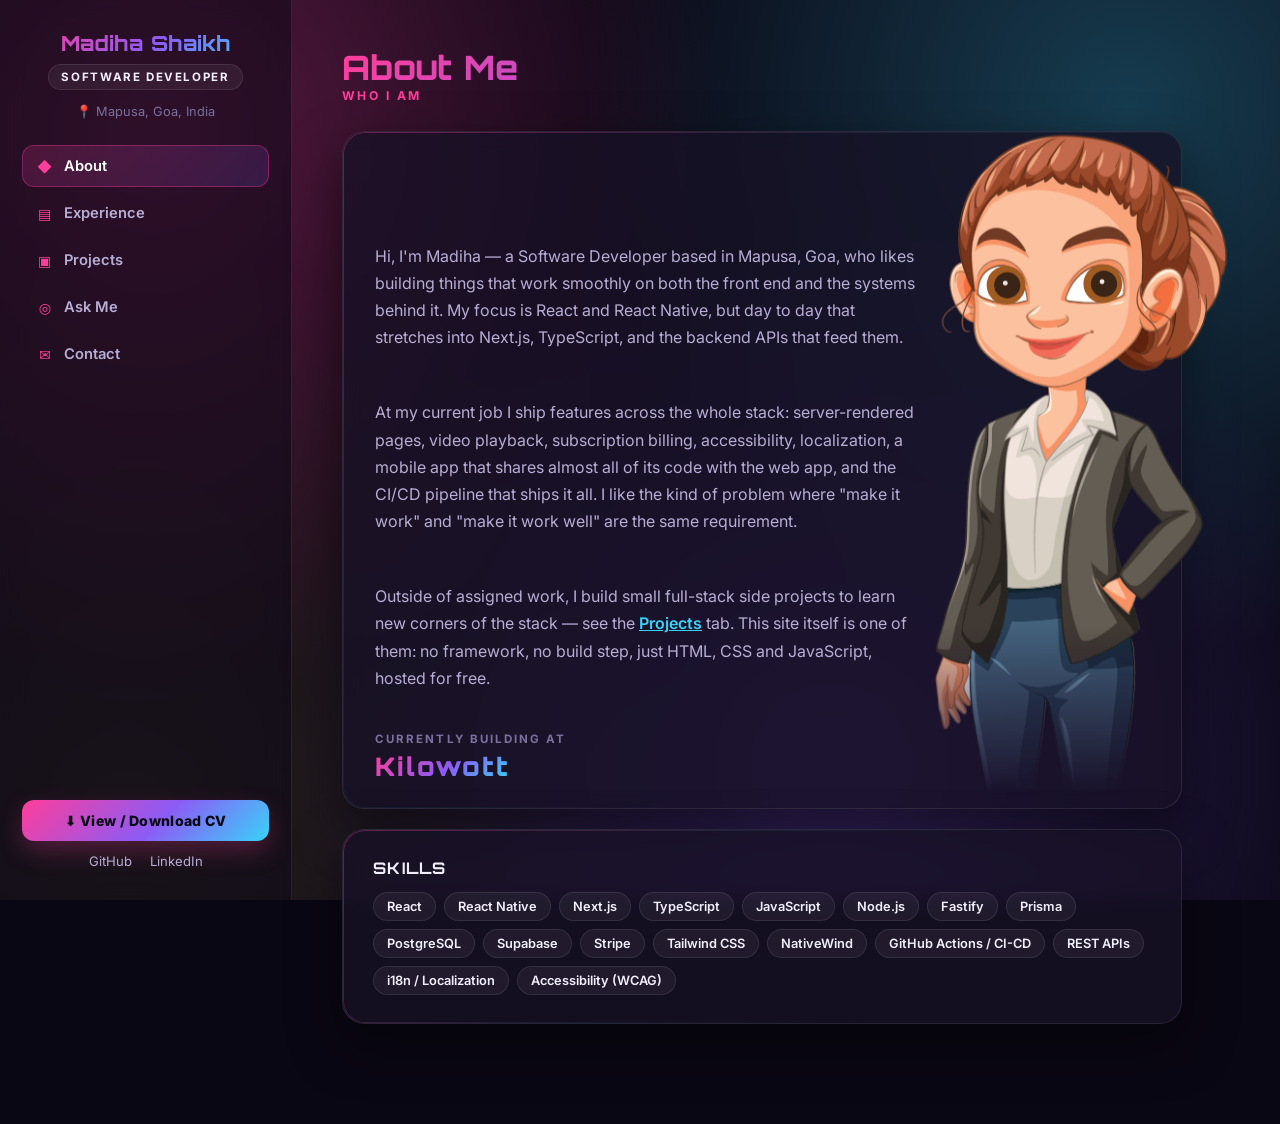
<file: index.html>
<!DOCTYPE html>
<html lang="en">
<head>
<meta charset="UTF-8">
<meta name="viewport" content="width=device-width, initial-scale=1.0">
<title>Dashboard — Software Developer</title>
<meta name="description" content="Personal dashboard and resume site.">
<link rel="preconnect" href="https://fonts.googleapis.com">
<link rel="preconnect" href="https://fonts.gstatic.com" crossorigin>
<link href="https://fonts.googleapis.com/css2?family=Orbitron:wght@600;700;800;900&family=Inter:wght@400;500;600;700&display=swap" rel="stylesheet">
<link rel="stylesheet" href="styles.css">
<script src="https://cdn.jsdelivr.net/npm/gsap@3.12.5/dist/gsap.min.js"></script>
</head>
<body>

<button class="nav-toggle" id="navToggle" aria-label="Toggle navigation" aria-expanded="false">
  <span></span><span></span><span></span>
</button>
<div class="sidebar-backdrop" id="sidebarBackdrop"></div>

<div class="app">

  <aside class="sidebar" id="sidebar">
    <div class="profile">
      <h1 class="profile-name">Madiha Shaikh</h1>
      <p class="profile-title">Software Developer</p>
      <p class="profile-location">📍 Mapusa, Goa, India</p>
    </div>

    <nav class="nav" aria-label="Primary">
      <button class="nav-link active" data-section="about">
        <span class="nav-icon">◆</span> About
      </button>
      <button class="nav-link" data-section="experience">
        <span class="nav-icon">▤</span> Experience
      </button>
      <button class="nav-link" data-section="projects">
        <span class="nav-icon">▣</span> Projects
      </button>
      <button class="nav-link" data-section="chat">
        <span class="nav-icon">◎</span> Ask Me
      </button>
      <button class="nav-link" data-section="contact">
        <span class="nav-icon">✉</span> Contact
      </button>
    </nav>

    <div class="sidebar-footer">
      <a class="cv-btn" href="cv.html" target="_blank" rel="noopener">⬇ View / Download CV</a>
      <div class="social-row">
        <a href="https://github.com/madiha-02" target="_blank" rel="noopener" aria-label="GitHub">GitHub</a>
        <a id="linkedinLink" href="#" target="_blank" rel="noopener" aria-label="LinkedIn">LinkedIn</a>
      </div>
    </div>
  </aside>

  <main class="content">

    <div class="profile mobile-profile">
      <h1 class="profile-name">Madiha Shaikh</h1>
      <p class="profile-title">Software Developer</p>
      <p class="profile-location">📍 Mapusa, Goa, India</p>
    </div>

    <section class="panel active" id="about" data-section="about">
      <header class="panel-header">
        <h2>About Me</h2>
        <p class="eyebrow">Who I am</p>
      </header>
      <div class="card hero-card">
        <div class="hero-text">
          <p>
            Hi, I'm Madiha — a Software Developer based in Mapusa, Goa, who likes building things
            that work smoothly on both the front end and the systems behind it. My focus is React
            and React Native, but day to day that stretches into Next.js, TypeScript, and the
            backend APIs that feed them.
          </p>
          <p>
            At my current job I ship features across the whole stack: server-rendered pages,
            video playback, subscription billing, accessibility, localization, a mobile app that
            shares almost all of its code with the web app, and the CI/CD pipeline that ships it
            all. I like the kind of problem where "make it work" and "make it work well" are the
            same requirement.
          </p>
          <p>
            Outside of assigned work, I build small full-stack side projects to learn new corners
            of the stack — see the <button class="link-btn" data-goto="projects">Projects</button>
            tab. This site itself is one of them: no framework, no build step, just HTML, CSS and
            JavaScript, hosted for free.
          </p>
          <div class="hero-tagline">
            <span class="hero-tagline-label">Currently building at</span>
            <span class="hero-tagline-brand">Kilowott</span>
          </div>
        </div>
        <div class="hero-portrait">
          <img class="hero-photo" src="assets/hero.png" alt="Illustrated portrait of Madiha">
          <svg class="hero-eyes" id="heroEyesSvg" viewBox="0 0 620 1863" role="img" aria-label="Cursor-tracking eyes">
            <g class="eye" id="eyeL" data-cx="155" data-cy="340">
              <circle class="iris-base" cx="155" cy="340" r="40"/>
              <circle class="pupil" id="pupilL" cx="155" cy="340" r="27"/>
              <circle class="pupil-glint" id="glintL" cx="146" cy="330" r="5"/>
            </g>
            <g class="eye" id="eyeR" data-cx="355" data-cy="337">
              <circle class="iris-base" cx="355" cy="337" r="40"/>
              <circle class="pupil" id="pupilR" cx="355" cy="337" r="27"/>
              <circle class="pupil-glint" id="glintR" cx="346" cy="327" r="5"/>
            </g>
          </svg>
        </div>
      </div>

      <div class="skills-card card">
        <h3>Skills</h3>
        <div class="chip-row" id="skillChips"></div>
      </div>
    </section>

    <section class="panel" id="experience" data-section="experience">
      <header class="panel-header">
        <h2>Work Experience</h2>
        <p class="eyebrow">Where I've been</p>
      </header>

      <ol class="timeline" id="timeline"></ol>
    </section>

    <section class="panel" id="projects" data-section="projects">
      <header class="panel-header">
        <h2>What I've Built</h2>
        <p class="eyebrow">Selected projects</p>
      </header>

      <h3 class="project-group-title">Client Work</h3>
      <div class="project-grid" id="clientProjectGrid"></div>

      <h3 class="project-group-title">Upskilling Projects</h3>
      <div class="project-grid" id="personalProjectGrid"></div>
    </section>

    <section class="panel" id="chat" data-section="chat">
      <header class="panel-header">
        <h2>Ask Me</h2>
        <p class="eyebrow">A small, rule-based bot that knows my background</p>
      </header>
      <div class="card chat-card">
        <div class="chat-window" id="chatWindow" role="log" aria-live="polite"></div>
        <div class="chat-suggestions" id="chatSuggestions"></div>
        <form class="chat-input-row" id="chatForm">
          <input type="text" id="chatInput" placeholder="Ask about skills, experience, projects…" autocomplete="off" aria-label="Ask a question">
          <button type="submit">Send</button>
        </form>
      </div>
    </section>

    <section class="panel" id="contact" data-section="contact">
      <header class="panel-header">
        <h2>Get in Touch</h2>
        <p class="eyebrow">Let's talk</p>
      </header>
      <div class="card contact-card">
        <a class="contact-row" id="contactEmail" href="#">
          <span class="contact-icon">✉</span>
          <span>
            <strong>Email</strong>
            <span class="contact-value" id="contactEmailValue">—</span>
          </span>
        </a>
        <a class="contact-row" id="contactPhone" href="#">
          <span class="contact-icon">☎</span>
          <span>
            <strong>Phone</strong>
            <span class="contact-value" id="contactPhoneValue">—</span>
          </span>
        </a>
        <a class="contact-row" href="https://github.com/madiha-02" target="_blank" rel="noopener">
          <span class="contact-icon">⌥</span>
          <span>
            <strong>GitHub</strong>
            <span class="contact-value">github.com/madiha-02</span>
          </span>
        </a>
        <a class="contact-row" id="contactLinkedin" href="#" target="_blank" rel="noopener">
          <span class="contact-icon">in</span>
          <span>
            <strong>LinkedIn</strong>
            <span class="contact-value" id="linkedinValue">Add your profile URL</span>
          </span>
        </a>
        <button class="contact-row copy-row" id="copyEmailBtn" type="button">
          <span class="contact-icon">⧉</span>
          <span>
            <strong>Copy email address</strong>
            <span class="contact-value">Click to copy to clipboard</span>
          </span>
        </button>
      </div>
    </section>

  </main>
</div>

<script src="script.js"></script>
</body>
</html>
</file>
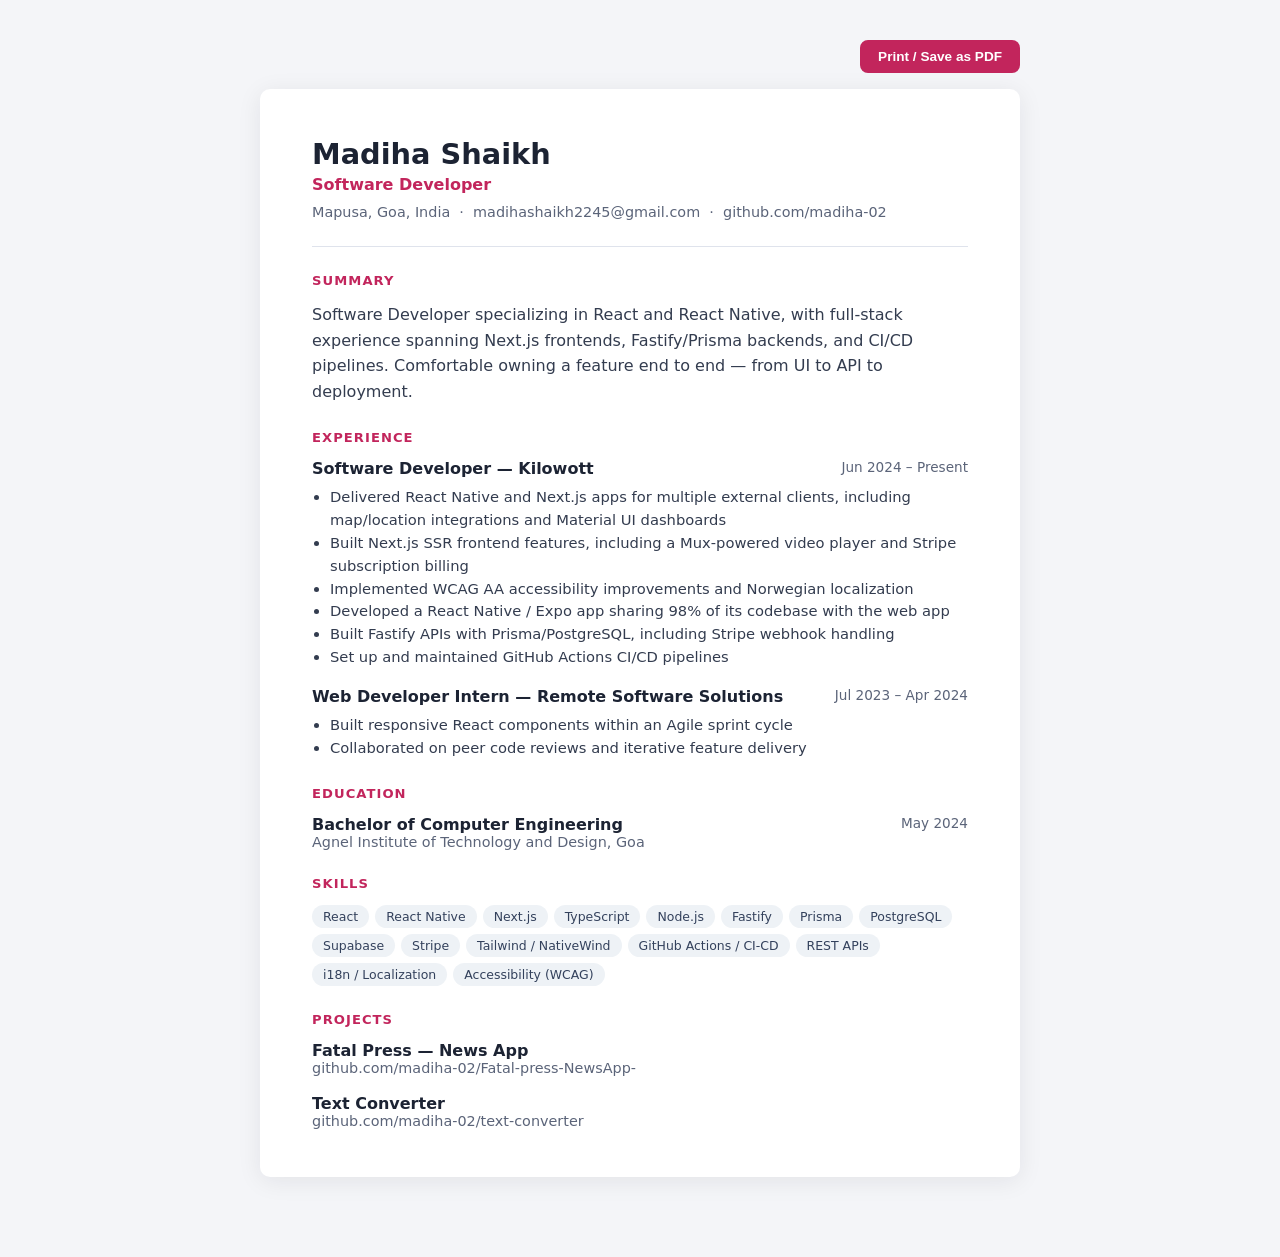
<file: cv.html>
<!DOCTYPE html>
<html lang="en">
<head>
<meta charset="UTF-8">
<meta name="viewport" content="width=device-width, initial-scale=1.0">
<title>Madiha Shaikh — CV</title>
<style>
  :root {
    --ink: #1c2333;
    --dim: #5b6479;
    --line: #dfe3ec;
    --accent: #c2255c;
  }
  * { box-sizing: border-box; }
  body {
    font-family: 'Segoe UI', system-ui, sans-serif;
    color: var(--ink);
    background: #f4f5f8;
    margin: 0;
    padding: 40px 16px 80px;
  }
  .sheet {
    max-width: 760px;
    margin: 0 auto;
    background: #fff;
    padding: 48px 52px;
    border-radius: 10px;
    box-shadow: 0 4px 24px rgba(20,25,40,0.08);
  }
  h1 { margin: 0 0 4px; font-size: 1.8rem; }
  .title { color: var(--accent); font-weight: 600; margin: 0 0 10px; }
  .meta { color: var(--dim); font-size: 0.9rem; margin: 0; }
  .meta a { color: var(--dim); text-decoration: none; }
  hr { border: none; border-top: 1px solid var(--line); margin: 26px 0; }
  h2 {
    font-size: 0.82rem;
    text-transform: uppercase;
    letter-spacing: 0.08em;
    color: var(--accent);
    margin: 0 0 14px;
  }
  section { margin-bottom: 26px; }
  .entry { margin-bottom: 18px; }
  .entry:last-child { margin-bottom: 0; }
  .entry-head {
    display: flex;
    justify-content: space-between;
    gap: 12px;
    flex-wrap: wrap;
  }
  .entry-head strong { font-size: 1rem; }
  .entry-org { color: var(--dim); font-size: 0.9rem; }
  .entry-date { color: var(--dim); font-size: 0.85rem; white-space: nowrap; }
  ul { margin: 8px 0 0; padding-left: 18px; color: #333c4f; line-height: 1.55; font-size: 0.92rem; }
  .chips { display: flex; flex-wrap: wrap; gap: 6px; }
  .chip {
    background: #eef2f6;
    border-radius: 999px;
    padding: 4px 11px;
    font-size: 0.78rem;
    color: #33415c;
  }
  .print-bar {
    max-width: 760px;
    margin: 0 auto 16px;
    display: flex;
    justify-content: flex-end;
  }
  .print-bar button {
    background: var(--accent);
    color: #fff;
    border: none;
    padding: 9px 18px;
    border-radius: 8px;
    font-weight: 600;
    cursor: pointer;
    font-size: 0.85rem;
  }
  @media print {
    body { background: #fff; padding: 0; }
    .sheet { box-shadow: none; padding: 0; }
    .print-bar { display: none; }
  }
</style>
</head>
<body>

<div class="print-bar">
  <button onclick="window.print()">Print / Save as PDF</button>
</div>

<div class="sheet">
  <h1>Madiha Shaikh</h1>
  <p class="title">Software Developer</p>
  <p class="meta">
    Mapusa, Goa, India &nbsp;·&nbsp;
    <a href="mailto:madihashaikh2245@gmail.com">madihashaikh2245@gmail.com</a> &nbsp;·&nbsp;
    <a href="https://github.com/madiha-02">github.com/madiha-02</a>
  </p>

  <hr>

  <section>
    <h2>Summary</h2>
    <p style="color:#333c4f; line-height:1.6; margin:0;">
      Software Developer specializing in React and React Native, with full-stack experience
      spanning Next.js frontends, Fastify/Prisma backends, and CI/CD pipelines. Comfortable
      owning a feature end to end — from UI to API to deployment.
    </p>
  </section>

  <section>
    <h2>Experience</h2>

    <div class="entry">
      <div class="entry-head">
        <strong>Software Developer — Kilowott</strong>
        <span class="entry-date">Jun 2024 – Present</span>
      </div>
      <ul>
        <li>Delivered React Native and Next.js apps for multiple external clients, including map/location integrations and Material UI dashboards</li>
        <li>Built Next.js SSR frontend features, including a Mux-powered video player and Stripe subscription billing</li>
        <li>Implemented WCAG AA accessibility improvements and Norwegian localization</li>
        <li>Developed a React Native / Expo app sharing 98% of its codebase with the web app</li>
        <li>Built Fastify APIs with Prisma/PostgreSQL, including Stripe webhook handling</li>
        <li>Set up and maintained GitHub Actions CI/CD pipelines</li>
      </ul>
    </div>

    <div class="entry">
      <div class="entry-head">
        <strong>Web Developer Intern — Remote Software Solutions</strong>
        <span class="entry-date">Jul 2023 – Apr 2024</span>
      </div>
      <ul>
        <li>Built responsive React components within an Agile sprint cycle</li>
        <li>Collaborated on peer code reviews and iterative feature delivery</li>
      </ul>
    </div>
  </section>

  <section>
    <h2>Education</h2>
    <div class="entry">
      <div class="entry-head">
        <strong>Bachelor of Computer Engineering</strong>
        <span class="entry-date">May 2024</span>
      </div>
      <div class="entry-org">Agnel Institute of Technology and Design, Goa</div>
    </div>
  </section>

  <section>
    <h2>Skills</h2>
    <div class="chips">
      <span class="chip">React</span>
      <span class="chip">React Native</span>
      <span class="chip">Next.js</span>
      <span class="chip">TypeScript</span>
      <span class="chip">Node.js</span>
      <span class="chip">Fastify</span>
      <span class="chip">Prisma</span>
      <span class="chip">PostgreSQL</span>
      <span class="chip">Supabase</span>
      <span class="chip">Stripe</span>
      <span class="chip">Tailwind / NativeWind</span>
      <span class="chip">GitHub Actions / CI-CD</span>
      <span class="chip">REST APIs</span>
      <span class="chip">i18n / Localization</span>
      <span class="chip">Accessibility (WCAG)</span>
    </div>
  </section>

  <section style="margin-bottom:0;">
    <h2>Projects</h2>
    <div class="entry">
      <div class="entry-head"><strong>Fatal Press — News App</strong></div>
      <div class="entry-org">github.com/madiha-02/Fatal-press-NewsApp-</div>
    </div>
    <div class="entry" style="margin-top:10px;">
      <div class="entry-head"><strong>Text Converter</strong></div>
      <div class="entry-org">github.com/madiha-02/text-converter</div>
    </div>
  </section>
</div>

</body>
</html>
</file>
<file: styles.css>
:root {
  --bg: #0a0714;
  --bg-elev: rgba(24, 17, 38, 0.78);
  --bg-elev-2: rgba(255, 255, 255, 0.06);
  --border: rgba(255, 255, 255, 0.09);
  --text: #f3eefc;
  --text-dim: #b8aed4;
  --text-faint: #7c709e;
  --accent: #ff3d9a;
  --accent-2: #8b5cf6;
  --accent-3: #38d3f8;
  --gold: #ffd166;
  --danger: #ff5470;
  --gradient: linear-gradient(135deg, var(--accent), var(--accent-2) 55%, var(--accent-3));
  --radius: 22px;
  --sidebar-w: 292px;
  --shadow: 0 20px 50px rgba(0, 0, 0, 0.5);
  --font-display: 'Orbitron', 'Inter', sans-serif;
}

* { box-sizing: border-box; }

html, body {
  margin: 0;
  padding: 0;
  min-height: 100%;
  color: var(--text);
  font-family: 'Inter', system-ui, -apple-system, Segoe UI, sans-serif;
  -webkit-font-smoothing: antialiased;
}

body {
  background:
    radial-gradient(circle at 12% 15%, rgba(255, 61, 154, 0.32), transparent 42%),
    radial-gradient(circle at 88% 12%, rgba(56, 211, 248, 0.26), transparent 40%),
    radial-gradient(circle at 65% 85%, rgba(139, 92, 246, 0.34), transparent 48%),
    radial-gradient(circle at 10% 90%, rgba(255, 209, 102, 0.12), transparent 40%),
    var(--bg);
  background-attachment: fixed;
}

h1, h2, h3 {
  font-family: var(--font-display);
  margin: 0;
}

a { color: inherit; }

button {
  font-family: inherit;
  cursor: pointer;
}

.app {
  display: flex;
  min-height: 100vh;
}

/* ---------- Sidebar ---------- */

.sidebar {
  width: var(--sidebar-w);
  flex-shrink: 0;
  background: rgba(14, 10, 24, 0.55);
  backdrop-filter: blur(14px);
  border-right: 1px solid var(--border);
  padding: 30px 22px;
  display: flex;
  flex-direction: column;
  gap: 26px;
  /* fixed (not sticky) so it always spans the full viewport height regardless of
     how tall the active panel's content is — sticky's box is capped at its own
     height, so once a tall panel (the About hero) pushed the page well past one
     viewport, the sidebar ran out and its background stopped short of the page's
     actual bottom. */
  position: fixed;
  top: 0;
  left: 0;
  height: 100vh;
  overflow-y: auto;
}

.profile {
  text-align: center;
}

.mobile-profile { display: none; }

/* Static base sized to fully cover the artwork's own iris+pupil at every possible
   pupil offset, so movement never uncovers the original drawn eye underneath. */
.iris-base { fill: #a05b22; }
.pupil { fill: #3a2416; transition: transform 0.02s linear; }
.pupil-glint { fill: #fff; opacity: 0.9; }

.profile-name {
  font-family: var(--font-display);
  font-size: 1.3rem;
  font-weight: 800;
  letter-spacing: 0.02em;
  background: var(--gradient);
  -webkit-background-clip: text;
  background-clip: text;
  -webkit-text-fill-color: transparent;
}

.profile-title {
  margin: 8px 0 4px;
  color: var(--text);
  font-size: 0.72rem;
  font-weight: 700;
  text-transform: uppercase;
  letter-spacing: 0.14em;
  display: inline-block;
  padding: 5px 12px;
  border-radius: 999px;
  background: rgba(255, 255, 255, 0.06);
  border: 1px solid var(--border);
}

.profile-location {
  margin: 10px 0 0;
  color: var(--text-faint);
  font-size: 0.8rem;
}

.nav {
  display: flex;
  flex-direction: column;
  gap: 5px;
  opacity: 0;
  transform: translateY(14px);
  transition: opacity 0.5s ease, transform 0.5s ease;
}

.nav.revealed {
  opacity: 1;
  transform: none;
}

.nav-link {
  display: flex;
  align-items: center;
  gap: 11px;
  background: transparent;
  border: 1px solid transparent;
  color: var(--text-dim);
  text-align: left;
  padding: 11px 14px;
  border-radius: 12px;
  font-size: 0.92rem;
  font-weight: 600;
  transition: background 0.15s, color 0.15s, border-color 0.15s;
}

.nav-link:hover { background: rgba(255, 255, 255, 0.05); color: var(--text); }

.nav-link.active {
  background: linear-gradient(135deg, rgba(255, 61, 154, 0.18), rgba(139, 92, 246, 0.16));
  border-color: rgba(255, 61, 154, 0.35);
  color: #fff;
}

.nav-icon { font-size: 0.9rem; width: 1.1em; text-align: center; color: var(--accent); }

.sidebar-footer {
  margin-top: auto;
  display: flex;
  flex-direction: column;
  gap: 12px;
}

.cv-btn {
  display: block;
  text-align: center;
  text-decoration: none;
  background: var(--gradient);
  color: #0a0714;
  font-weight: 800;
  padding: 12px 14px;
  border-radius: 12px;
  font-size: 0.88rem;
  letter-spacing: 0.02em;
  box-shadow: 0 10px 24px rgba(255, 61, 154, 0.25);
}

.social-row {
  display: flex;
  justify-content: center;
  gap: 18px;
  font-size: 0.82rem;
}

.social-row a {
  text-decoration: none;
  color: var(--text-dim);
  border-bottom: 1px solid transparent;
}

.social-row a:hover { color: var(--accent); border-color: var(--accent); }

/* ---------- Content ---------- */

.content {
  flex: 1;
  margin-left: var(--sidebar-w); /* sidebar is position:fixed, so reserve its space manually */
  padding: 46px 50px 80px;
  max-width: 940px;
}

.panel { display: none; animation: fadeIn 0.3s ease; }
.panel.active { display: block; }

@keyframes fadeIn {
  from { opacity: 0; transform: translateY(8px); }
  to { opacity: 1; transform: translateY(0); }
}

.panel-header { margin-bottom: 28px; }

.eyebrow {
  margin: 0 0 8px;
  color: var(--accent);
  font-size: 0.76rem;
  font-weight: 700;
  text-transform: uppercase;
  letter-spacing: 0.2em;
}

.panel-header h2 {
  font-size: 2.1rem;
  font-weight: 800;
  letter-spacing: 0.01em;
  background: var(--gradient);
  -webkit-background-clip: text;
  background-clip: text;
  -webkit-text-fill-color: transparent;
}

.card {
  position: relative;
  background: var(--bg-elev);
  backdrop-filter: blur(10px);
  border: 1px solid var(--border);
  border-radius: var(--radius);
  padding: 28px 30px;
  margin-bottom: 20px;
  box-shadow: var(--shadow);
}

.card::before {
  content: '';
  position: absolute;
  inset: 0;
  border-radius: var(--radius);
  padding: 1px;
  background: linear-gradient(135deg, rgba(255, 61, 154, 0.35), rgba(56, 211, 248, 0.08) 40%, transparent 70%);
  -webkit-mask: linear-gradient(#000 0 0) content-box, linear-gradient(#000 0 0);
  -webkit-mask-composite: xor;
  mask-composite: exclude;
  pointer-events: none;
}

.card p { line-height: 1.7; color: var(--text-dim); }
.card p:last-child { margin-bottom: 0; }

/* ---------- Hero (About) ---------- */

.hero-card {
  position: relative;
  display: flex;
  align-items: flex-end;
  padding: 0;
  overflow: visible; /* let the portrait spill past the card's own border, on purpose */
}

.hero-text {
  flex: 1 1 320px;
  min-width: 0;
  display: flex;
  flex-direction: column;
  gap: 16px;
  padding: 32px 16px 26px 32px;
}

.hero-tagline {
  margin-top: auto;
  padding-top: 8px;
}

.hero-tagline-label {
  display: block;
  color: var(--text-faint);
  font-size: 0.72rem;
  font-weight: 700;
  text-transform: uppercase;
  letter-spacing: 0.18em;
  margin-bottom: 4px;
}

.hero-tagline-brand {
  font-family: var(--font-display);
  font-size: 1.6rem;
  font-weight: 900;
  letter-spacing: 0.08em;
  background: var(--gradient);
  -webkit-background-clip: text;
  background-clip: text;
  -webkit-text-fill-color: transparent;
}

.hero-portrait {
  position: relative;
  flex: 0 0 300px;
  width: 300px;
  height: 702px; /* crops the source art at the knee (deliberately, avoids the shoes) */
  overflow: hidden;
  align-self: flex-end;
  /* pull past the card's own edge on three sides so she visibly breaks the frame
     instead of sitting boxed inside it */
  margin: -26px -50px 0 0;
  z-index: 1;
  /* fade into the background instead of ending in a hard, obviously-clipped line */
  -webkit-mask-image: linear-gradient(to bottom, black 72%, transparent 96%);
  mask-image: linear-gradient(to bottom, black 72%, transparent 96%);
}

.hero-photo {
  display: block;
  width: 100%;
  height: auto;
}

.hero-eyes {
  /* Sized to the full (uncropped) image via its intrinsic viewBox ratio, same as
     .hero-photo's width:100%/height:auto — NOT 100%/100% of .hero-portrait, which
     is now a shorter, overflow:hidden crop window. Matching .hero-portrait's box
     instead would squash the SVG's coordinate space and misalign the eyes. */
  position: absolute;
  top: 0;
  left: 0;
  width: 100%;
  height: auto;
  pointer-events: none;
}

.link-btn {
  background: none;
  border: none;
  color: var(--accent-3);
  padding: 0;
  font: inherit;
  font-weight: 600;
  text-decoration: underline;
  cursor: pointer;
}

.skills-card h3 {
  margin-bottom: 14px;
  font-size: 1rem;
  font-weight: 700;
  color: var(--text);
  text-transform: uppercase;
  letter-spacing: 0.08em;
}

.chip-row {
  display: flex;
  flex-wrap: wrap;
  gap: 8px;
}

.chip {
  background: rgba(255, 255, 255, 0.05);
  border: 1px solid var(--border);
  color: var(--text);
  padding: 6px 13px;
  border-radius: 999px;
  font-size: 0.8rem;
  font-weight: 600;
}

/* ---------- Timeline ---------- */

.timeline {
  list-style: none;
  margin: 0;
  padding: 0;
  position: relative;
}

.timeline::before {
  content: '';
  position: absolute;
  left: 9px;
  top: 6px;
  bottom: 6px;
  width: 2px;
  background: linear-gradient(var(--accent), var(--accent-2), var(--accent-3));
  opacity: 0.5;
}

.timeline-item {
  position: relative;
  padding-left: 34px;
  margin-bottom: 26px;
}

.timeline-item::before {
  content: '';
  position: absolute;
  left: 2px;
  top: 6px;
  width: 16px;
  height: 16px;
  border-radius: 50%;
  background: var(--bg);
  border: 3px solid var(--accent);
  box-shadow: 0 0 10px 1px rgba(255, 61, 154, 0.55);
}

.timeline-item.education::before {
  border-color: var(--gold);
  box-shadow: 0 0 10px 1px rgba(255, 209, 102, 0.5);
}

.timeline-header {
  display: flex;
  flex-wrap: wrap;
  align-items: baseline;
  gap: 10px;
  margin-bottom: 4px;
}

.timeline-header h3 {
  font-size: 1.08rem;
  font-weight: 700;
  color: var(--text);
}

.timeline-org { color: var(--accent-3); font-weight: 600; font-size: 0.92rem; }
.timeline-date { color: var(--text-faint); font-size: 0.8rem; margin-left: auto; }

.timeline-item ul {
  margin: 8px 0 0;
  padding-left: 18px;
  color: var(--text-dim);
  line-height: 1.6;
}

.timeline-item li { margin-bottom: 4px; }

/* ---------- Projects ---------- */

.project-group-title {
  color: var(--text-faint);
  font-size: 0.85rem;
  font-weight: 700;
  text-transform: uppercase;
  letter-spacing: 0.1em;
  margin: 32px 0 14px;
  padding-bottom: 8px;
  border-bottom: 1px solid var(--border);
}

.project-group-title:first-of-type { margin-top: 0; }

.project-grid {
  display: grid;
  grid-template-columns: repeat(auto-fill, minmax(240px, 1fr));
  gap: 18px;
}

.project-card {
  position: relative;
  background: var(--bg-elev);
  backdrop-filter: blur(10px);
  border: 1px solid var(--border);
  border-radius: var(--radius);
  padding: 22px;
  text-align: left;
  color: var(--text);
  display: flex;
  flex-direction: column;
  gap: 10px;
  transition: transform 0.15s, border-color 0.15s, box-shadow 0.15s;
  box-shadow: var(--shadow);
}

.project-card:hover {
  transform: translateY(-3px);
  border-color: rgba(255, 61, 154, 0.4);
  box-shadow: 0 20px 40px rgba(0, 0, 0, 0.4), 0 0 24px rgba(255, 61, 154, 0.18);
}

.project-card h3 { font-size: 1.1rem; font-weight: 700; }
.project-card p { margin: 0; color: var(--text-dim); font-size: 0.9rem; line-height: 1.55; }

.project-tags { display: flex; flex-wrap: wrap; gap: 6px; margin-top: 4px; }
.project-tags .chip { padding: 3px 10px; font-size: 0.72rem; }

.project-card .cta {
  margin-top: auto;
  color: var(--accent-3);
  font-size: 0.85rem;
  font-weight: 700;
}

.project-card.placeholder {
  border-style: dashed;
  color: var(--text-faint);
  align-items: center;
  justify-content: center;
  text-align: center;
  box-shadow: none;
}

/* Modal */

.modal-overlay {
  position: fixed;
  inset: 0;
  background: rgba(4, 2, 10, 0.8);
  display: flex;
  align-items: center;
  justify-content: center;
  padding: 20px;
  z-index: 50;
  opacity: 0;
  pointer-events: none;
  transition: opacity 0.18s;
}

.modal-overlay.open { opacity: 1; pointer-events: auto; }

.modal-panel {
  position: relative;
  background: #150f22;
  border: 1px solid var(--border);
  border-radius: var(--radius);
  max-width: 520px;
  width: 100%;
  padding: 30px;
  box-shadow: var(--shadow), 0 0 40px rgba(139, 92, 246, 0.2);
  transform: translateY(10px);
  transition: transform 0.18s;
}

.modal-overlay.open .modal-panel { transform: translateY(0); }

.modal-panel h3 {
  font-size: 1.3rem;
  font-weight: 800;
  margin-bottom: 6px;
  color: var(--text);
}
.modal-panel p { color: var(--text-dim); line-height: 1.65; }

.modal-preview {
  margin-top: 14px;
  padding: 22px;
  border: 1px dashed var(--border);
  border-radius: 10px;
  text-align: center;
  color: var(--text-faint);
  font-size: 0.85rem;
}

.modal-preview-img {
  display: block;
  width: 100%;
  height: auto;
  margin-top: 14px;
  border: 1px solid var(--border);
  border-radius: 10px;
}

.modal-links { display: flex; gap: 12px; margin-top: 18px; flex-wrap: wrap; }

.modal-links a {
  text-decoration: none;
  background: rgba(255, 255, 255, 0.06);
  border: 1px solid var(--border);
  padding: 9px 16px;
  border-radius: 8px;
  font-size: 0.85rem;
  font-weight: 700;
  color: var(--accent-3);
}

.modal-close {
  position: absolute;
  top: 14px;
  right: 16px;
  background: none;
  border: none;
  color: var(--text-faint);
  font-size: 1.3rem;
  line-height: 1;
}

/* ---------- Chat ---------- */

.chat-card { display: flex; flex-direction: column; }

.chat-window {
  height: 340px;
  overflow-y: auto;
  display: flex;
  flex-direction: column;
  gap: 10px;
  padding-right: 4px;
  margin-bottom: 12px;
}

.chat-bubble {
  max-width: 82%;
  padding: 10px 14px;
  border-radius: 14px;
  font-size: 0.92rem;
  line-height: 1.5;
}

.chat-bubble.bot {
  background: rgba(255, 255, 255, 0.06);
  border: 1px solid var(--border);
  align-self: flex-start;
  border-bottom-left-radius: 3px;
}

.chat-bubble.user {
  background: var(--gradient);
  color: #0a0714;
  align-self: flex-end;
  border-bottom-right-radius: 3px;
  font-weight: 700;
}

.chat-suggestions {
  display: flex;
  flex-wrap: wrap;
  gap: 8px;
  margin-bottom: 12px;
}

.chat-suggestions button {
  background: rgba(255, 255, 255, 0.05);
  border: 1px solid var(--border);
  color: var(--text-dim);
  padding: 6px 12px;
  border-radius: 999px;
  font-size: 0.8rem;
  font-weight: 600;
}

.chat-suggestions button:hover { color: var(--accent-3); border-color: var(--accent-3); }

.chat-input-row {
  display: flex;
  gap: 10px;
}

.chat-input-row input {
  flex: 1;
  background: rgba(255, 255, 255, 0.05);
  border: 1px solid var(--border);
  color: var(--text);
  padding: 11px 14px;
  border-radius: 12px;
  font-size: 0.92rem;
}

.chat-input-row input:focus { outline: 2px solid var(--accent-3); outline-offset: 1px; }

.chat-input-row button {
  background: var(--gradient);
  color: #0a0714;
  border: none;
  font-weight: 800;
  padding: 0 22px;
  border-radius: 12px;
}

/* ---------- Contact ---------- */

.contact-card { display: flex; flex-direction: column; gap: 4px; padding: 10px; }

.contact-row {
  display: flex;
  align-items: center;
  gap: 16px;
  padding: 16px 18px;
  border-radius: 14px;
  text-decoration: none;
  color: var(--text);
  background: none;
  border: none;
  width: 100%;
  text-align: left;
  font-size: 0.95rem;
}

.contact-row:hover { background: rgba(255, 255, 255, 0.05); }

.contact-row strong { display: block; font-size: 0.95rem; font-weight: 700; }

.contact-value {
  display: block;
  color: var(--text-faint);
  font-size: 0.82rem;
  margin-top: 2px;
}

.contact-icon {
  width: 40px;
  height: 40px;
  flex-shrink: 0;
  display: flex;
  align-items: center;
  justify-content: center;
  background: rgba(255, 255, 255, 0.06);
  border: 1px solid var(--border);
  border-radius: 12px;
  font-size: 1rem;
  color: var(--accent);
}

.copy-row { cursor: pointer; }

/* ---------- Nav toggle (mobile) ---------- */

.nav-toggle {
  display: none;
  position: fixed;
  top: 16px;
  left: 16px;
  z-index: 60;
  width: 42px;
  height: 42px;
  background: rgba(20, 14, 34, 0.85);
  backdrop-filter: blur(8px);
  border: 1px solid var(--border);
  border-radius: 12px;
  flex-direction: column;
  align-items: center;
  justify-content: center;
  gap: 4px;
}

.nav-toggle span {
  width: 20px;
  height: 2px;
  background: var(--text);
  border-radius: 2px;
}

/* ---------- Responsive ---------- */

.sidebar-backdrop {
  display: none;
  position: fixed;
  inset: 0;
  background: rgba(0, 0, 0, 0.82);
  z-index: 54;
  opacity: 0;
  transition: opacity 0.22s ease;
}

/* On wide screens there's real open space to the right of the content column —
   let her stand there fully free of the card, instead of breaking its frame. */
@media (min-width: 1600px) {
  .hero-card { padding: 32px 34px; }

  .hero-text {
    flex: 1 1 auto;
    max-width: 600px;
    padding: 0;
  }

  .hero-portrait {
    position: absolute;
    top: -60px;
    left: 100%;
    margin: 0 0 0 88px;
    width: 380px;
    height: 889px; /* crops the source art at the knee (deliberately, avoids the shoes) */
  }
}

@media (max-width: 880px) {
  .content { margin-left: 0; padding: 80px 20px 60px; max-width: 100%; }

  .nav-toggle { display: flex; }

  .mobile-profile { display: block; margin-bottom: 22px; }
  .sidebar .profile { display: none; }

  .sidebar {
    z-index: 55;
    padding-top: 74px;
    transform: translateX(-100%);
    transition: transform 0.22s ease;
    box-shadow: var(--shadow);
  }

  .sidebar.open { transform: translateX(0); }

  .sidebar-backdrop.show { display: block; }
  .sidebar-backdrop.show.in { opacity: 1; }

  .timeline-date { margin-left: 0; }

  .hero-card { flex-direction: column-reverse; align-items: center; }
  .hero-portrait { width: 220px; height: 515px; flex: none; align-self: center; margin: 12px 0 0 0; }
  .hero-text { padding: 26px 24px; text-align: left; }
  .hero-tagline { margin-top: 18px; }
}

@media (max-width: 480px) {
  .content { padding: 76px 14px 50px; }
  .card { padding: 20px; }
  .hero-portrait { width: 180px; height: 421px; }
}
</file>
